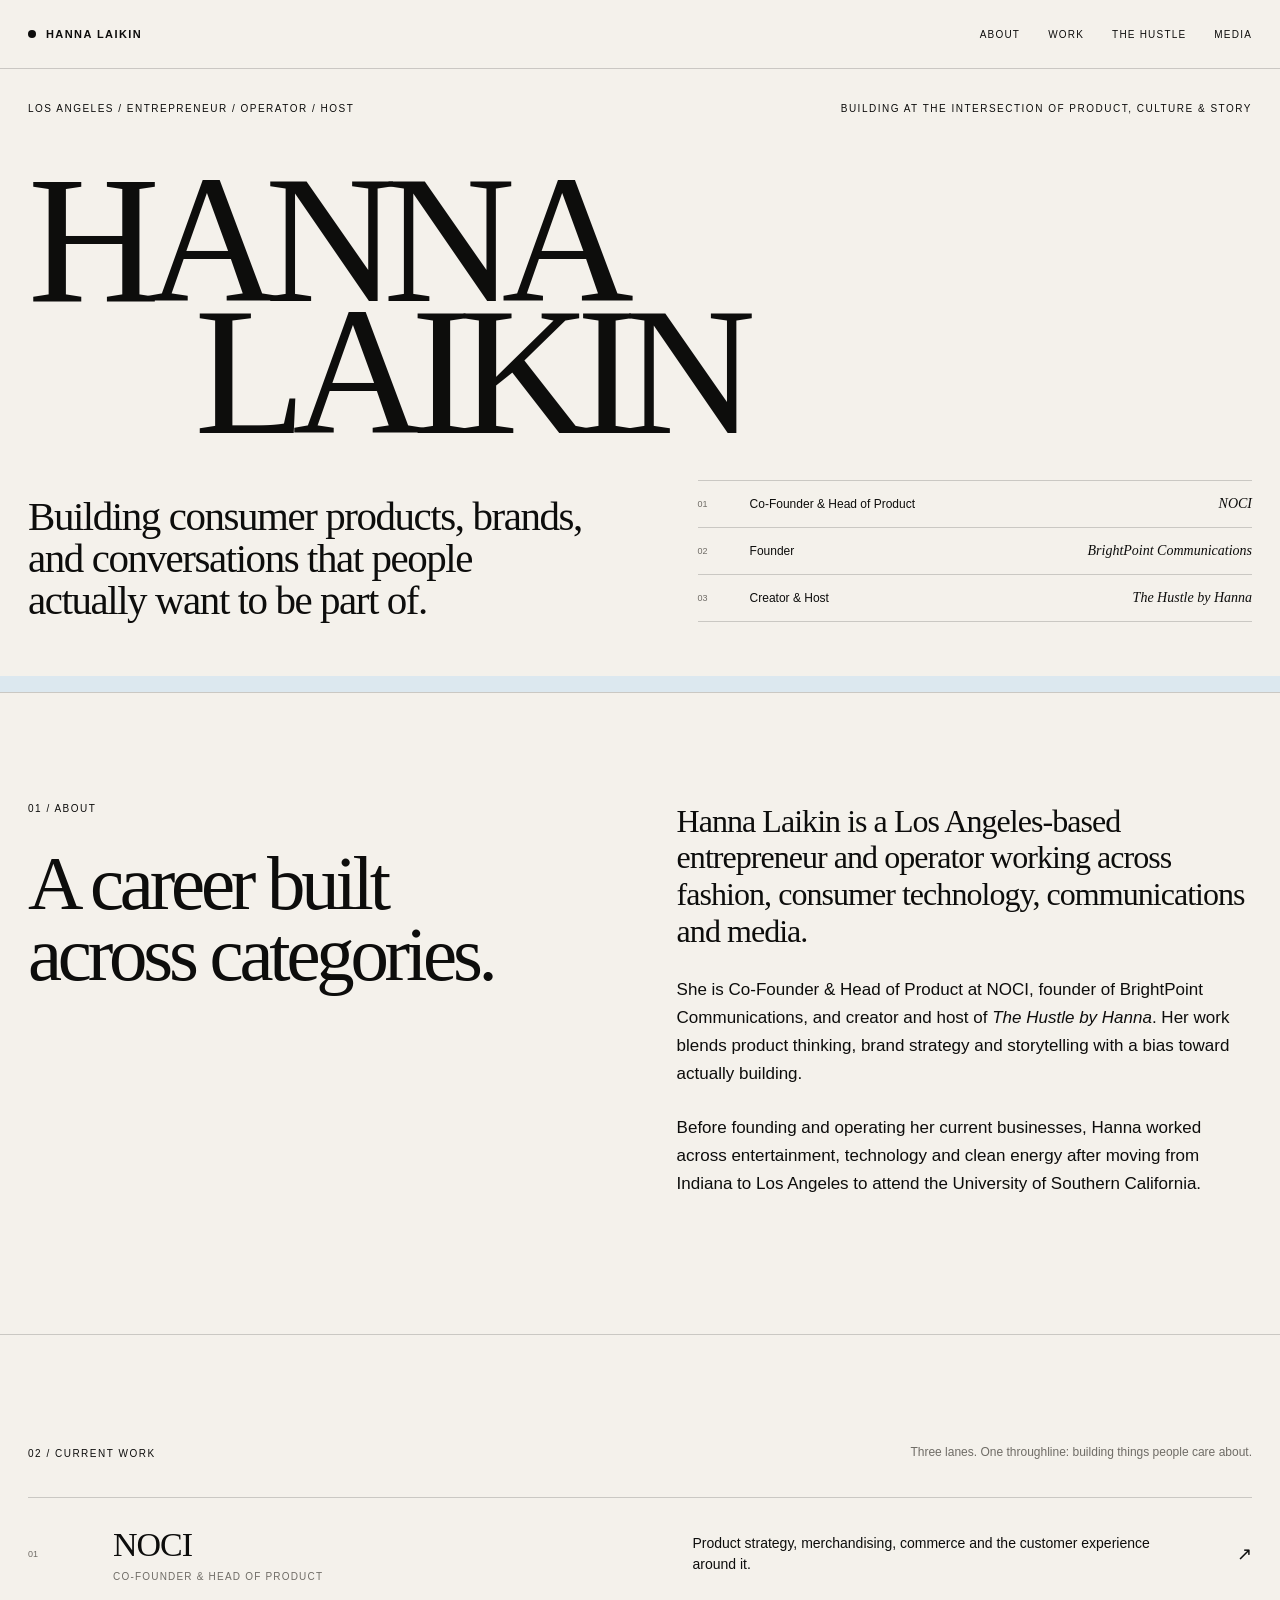
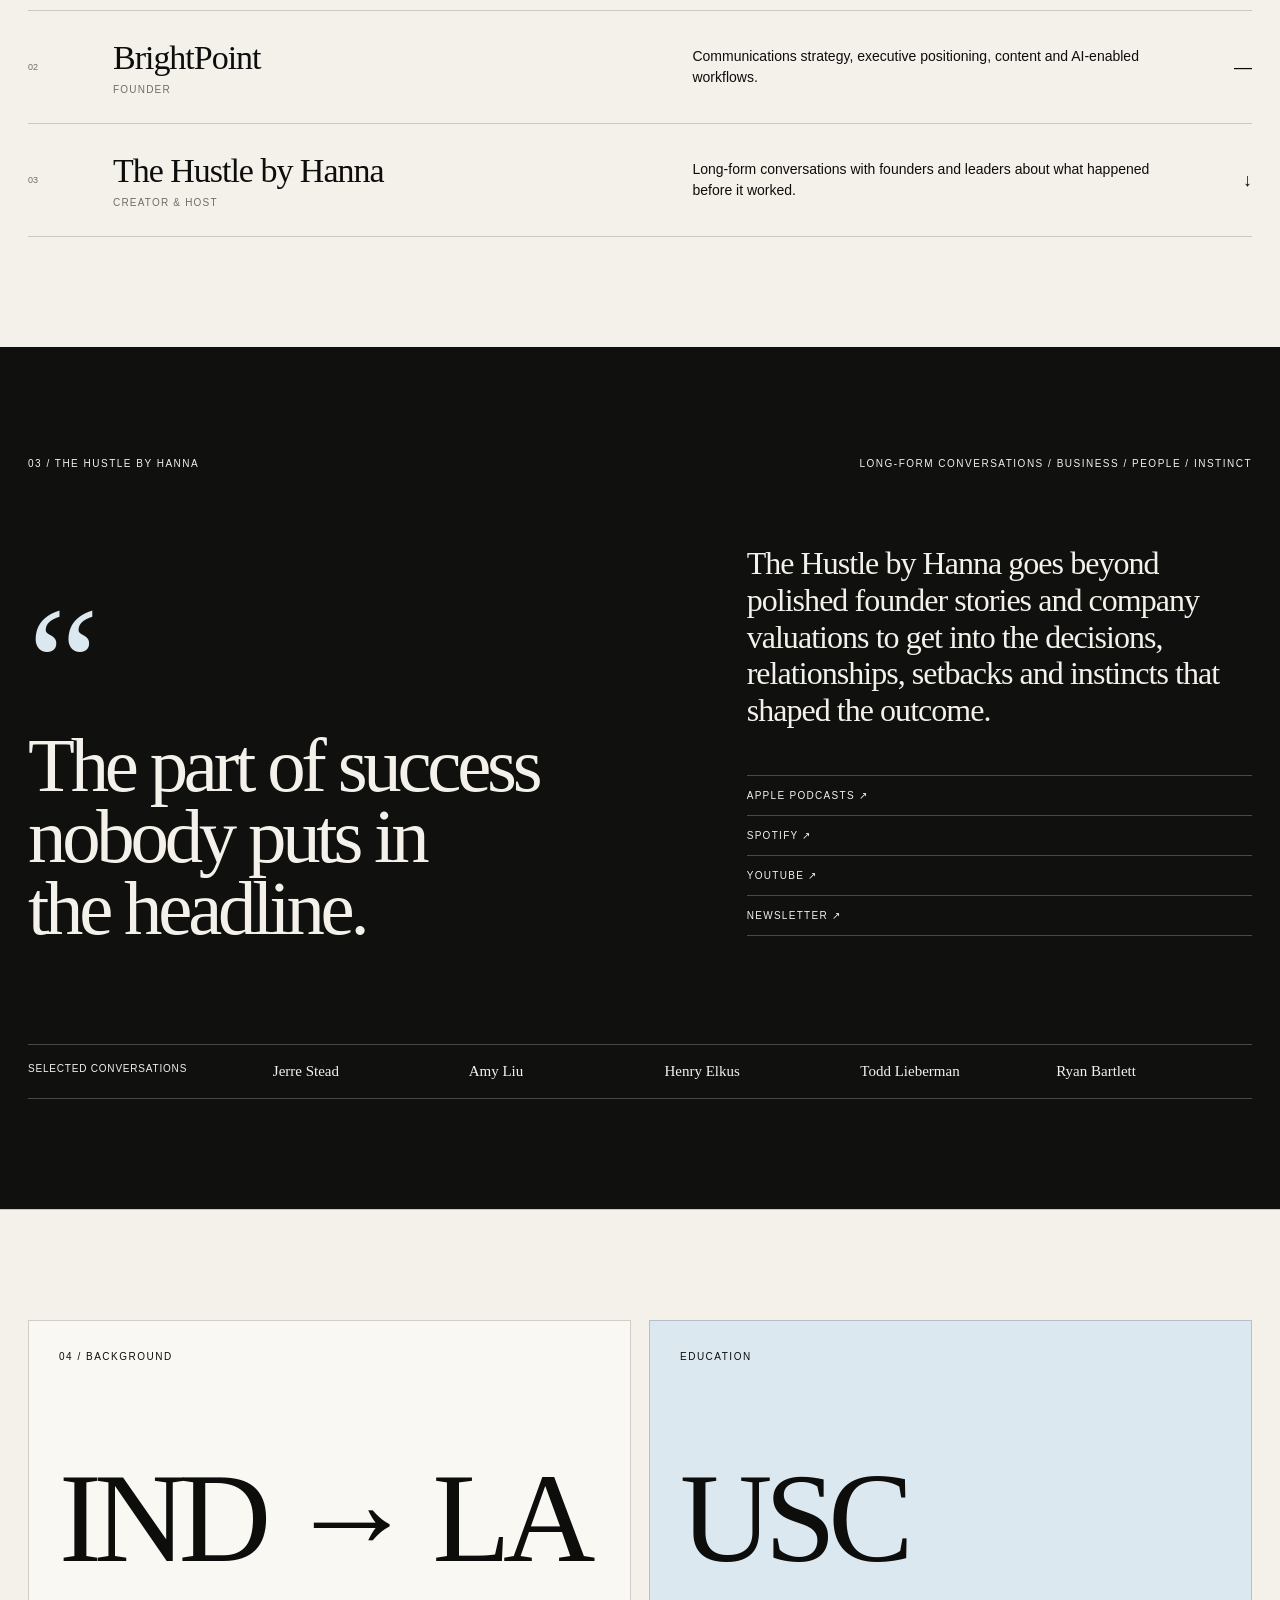
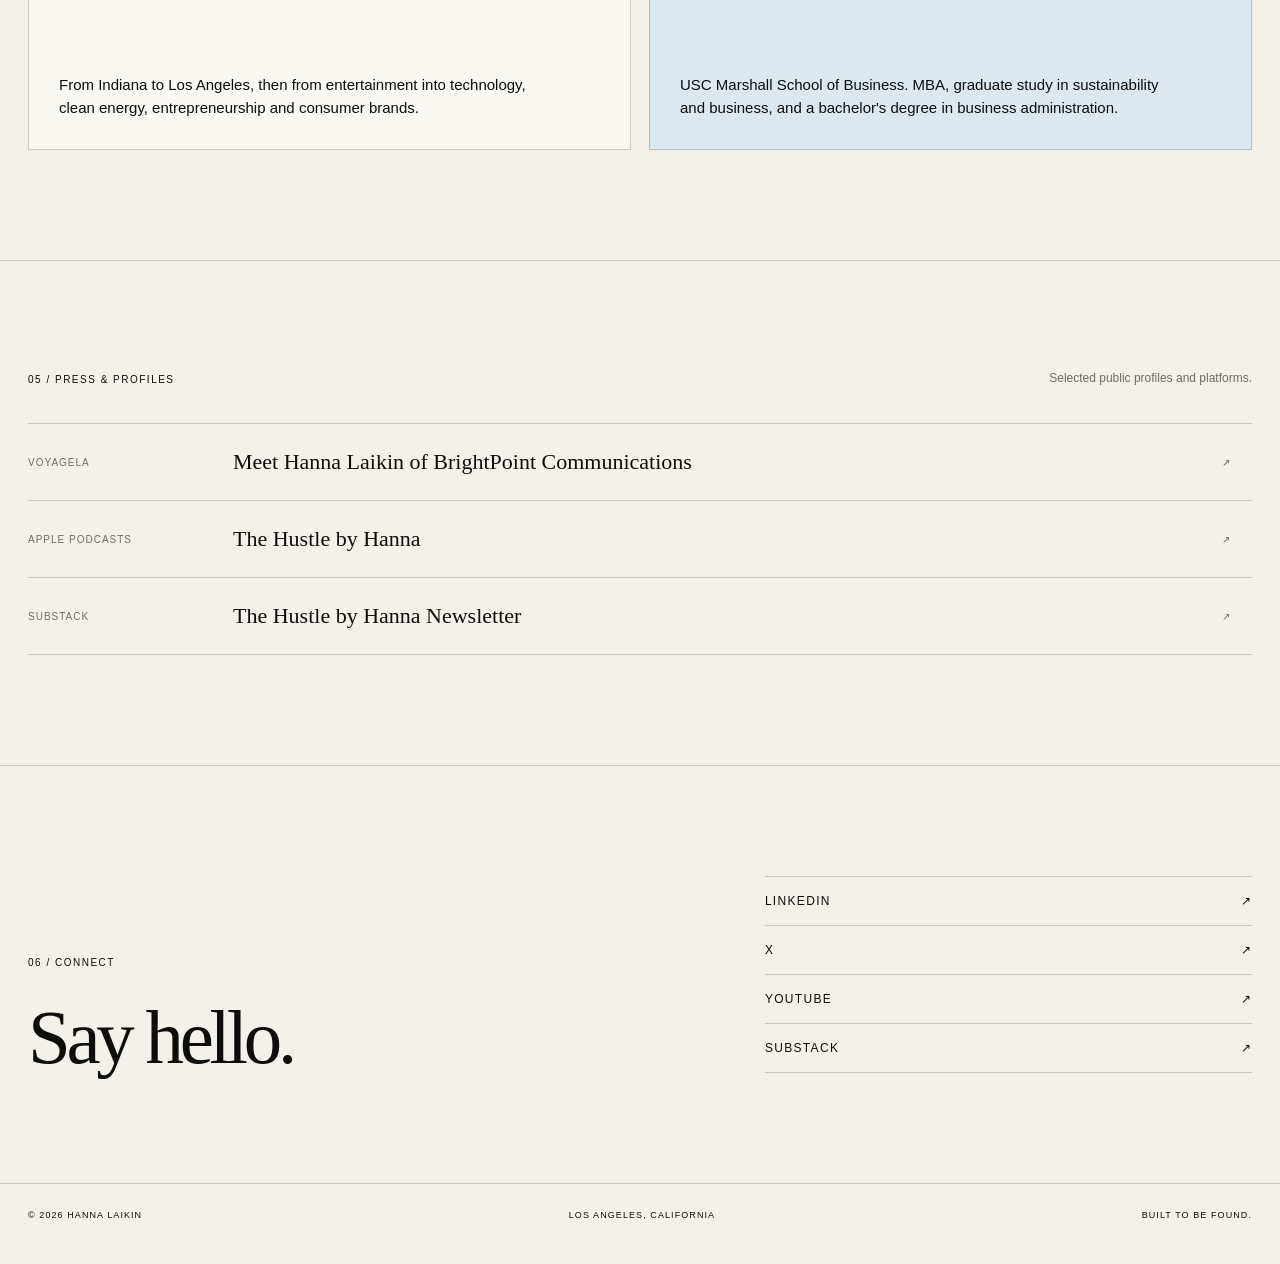
<file: index.html>
<!doctype html>
<html lang="en">
<head>
  <meta charset="utf-8" />
  <meta name="viewport" content="width=device-width, initial-scale=1" />
  <title>Hanna Laikin | Entrepreneur, Co-Founder of NOCI & Host</title>
  <meta name="description" content="Hanna Laikin is a Los Angeles entrepreneur, Co-Founder & Head of Product at NOCI, founder of BrightPoint Communications, and host of The Hustle by Hanna." />
  <meta name="robots" content="index,follow,max-image-preview:large" />
  <link rel="canonical" href="https://hannalaikin.com/" />
  <link rel="icon" href="favicon.svg" type="image/svg+xml" />

  <meta property="og:type" content="profile" />
  <meta property="og:title" content="Hanna Laikin" />
  <meta property="og:description" content="Entrepreneur, Co-Founder & Head of Product at NOCI, founder of BrightPoint Communications, and host of The Hustle by Hanna." />
  <meta property="og:url" content="https://hannalaikin.com/" />
  <meta property="og:site_name" content="Hanna Laikin" />
  <meta name="twitter:card" content="summary_large_image" />
  <meta name="theme-color" content="#f4f1eb" />

  <link rel="stylesheet" href="styles.css" />

  <script type="application/ld+json">
  {
    "@context": "https://schema.org",
    "@type": "Person",
    "@id": "https://hannalaikin.com/#hanna-laikin",
    "name": "Hanna Laikin",
    "url": "https://hannalaikin.com/",
    "description": "Hanna Laikin is a Los Angeles-based entrepreneur, Co-Founder and Head of Product at NOCI, founder of BrightPoint Communications, and host of The Hustle by Hanna.",
    "jobTitle": [
      "Co-Founder & Head of Product at NOCI",
      "Founder of BrightPoint Communications",
      "Host of The Hustle by Hanna"
    ],
    "homeLocation": {
      "@type": "Place",
      "name": "Los Angeles, California"
    },
    "alumniOf": {
      "@type": "CollegeOrUniversity",
      "name": "University of Southern California"
    },
    "worksFor": [
      {
        "@type": "Organization",
        "name": "NOCI",
        "url": "https://shopnoci.com/"
      },
      {
        "@type": "Organization",
        "name": "BrightPoint Communications"
      }
    ],
    "sameAs": [
      "https://www.linkedin.com/in/hannalaikin/",
      "https://x.com/hannalaikin",
      "https://www.youtube.com/@TheHustleByHanna",
      "https://hannajule.substack.com/",
      "https://thehustlebyhanna.transistor.fm/",
      "https://podcasts.apple.com/us/podcast/the-hustle-by-hanna/id1817178408",
      "https://open.spotify.com/show/5Ezqo20KwL8GO9X9MROoO5",
      "https://voyagela.com/interview/meet-hanna-laikin-of-brightpoint-communications/"
    ]
  }
  </script>
</head>

<body>
  <a class="skip-link" href="#main">Skip to content</a>

  <header class="site-header">
    <div class="wrap nav">
      <a class="brand" href="./" aria-label="Hanna Laikin home">
        <span class="brand-dot"></span>
        <span>HANNA LAIKIN</span>
      </a>
      <div class="nav-links">
        <a href="#about">About</a>
        <a href="#work">Work</a>
        <a href="#hustle">The Hustle</a>
        <a href="media.html">Media</a>
      </div>
    </div>
  </header>

  <main id="main">

    <section class="hero">
      <div class="wrap hero-top">
        <p class="micro">LOS ANGELES / ENTREPRENEUR / OPERATOR / HOST</p>
        <p class="micro right">BUILDING AT THE INTERSECTION OF PRODUCT, CULTURE & STORY</p>
      </div>

      <div class="wrap hero-name">
        <div class="name-line">HANNA</div>
        <div class="name-line indent">LAIKIN</div>
      </div>

      <div class="wrap hero-bottom">
        <p class="hero-statement">
          Building consumer products, brands, and conversations
          that people actually want to be part of.
        </p>

        <div class="role-stack">
          <div><span>01</span><strong>Co-Founder & Head of Product</strong><em>NOCI</em></div>
          <div><span>02</span><strong>Founder</strong><em>BrightPoint Communications</em></div>
          <div><span>03</span><strong>Creator & Host</strong><em>The Hustle by Hanna</em></div>
        </div>
      </div>

      <div class="hero-accent"></div>
    </section>

    <section id="about" class="about section">
      <div class="wrap two-col">
        <div>
          <p class="micro">01 / ABOUT</p>
          <h2 class="display">A career built<br>across categories.</h2>
        </div>
        <div class="about-copy">
          <p class="lead">
            Hanna Laikin is a Los Angeles-based entrepreneur and operator
            working across fashion, consumer technology, communications and media.
          </p>
          <p>
            She is Co-Founder & Head of Product at NOCI, founder of BrightPoint
            Communications, and creator and host of <em>The Hustle by Hanna</em>.
            Her work blends product thinking, brand strategy and storytelling
            with a bias toward actually building.
          </p>
          <p>
            Before founding and operating her current businesses, Hanna worked
            across entertainment, technology and clean energy after moving from
            Indiana to Los Angeles to attend the University of Southern California.
          </p>
        </div>
      </div>
    </section>

    <section id="work" class="work section">
      <div class="wrap">
        <div class="section-head">
          <p class="micro">02 / CURRENT WORK</p>
          <p class="small-note">Three lanes. One throughline: building things people care about.</p>
        </div>

        <a class="work-row" href="https://shopnoci.com/" target="_blank" rel="noopener">
          <span class="work-num">01</span>
          <div>
            <h3>NOCI</h3>
            <p>Co-Founder & Head of Product</p>
          </div>
          <div class="work-desc">Product strategy, merchandising, commerce and the customer experience around it.</div>
          <span class="arrow">↗</span>
        </a>

        <div class="work-row">
          <span class="work-num">02</span>
          <div>
            <h3>BrightPoint</h3>
            <p>Founder</p>
          </div>
          <div class="work-desc">Communications strategy, executive positioning, content and AI-enabled workflows.</div>
          <span class="arrow">—</span>
        </div>

        <a class="work-row" href="#hustle">
          <span class="work-num">03</span>
          <div>
            <h3>The Hustle by Hanna</h3>
            <p>Creator & Host</p>
          </div>
          <div class="work-desc">Long-form conversations with founders and leaders about what happened before it worked.</div>
          <span class="arrow">↓</span>
        </a>
      </div>
    </section>

    <section id="hustle" class="hustle section dark">
      <div class="wrap">
        <div class="hustle-top">
          <p class="micro light">03 / THE HUSTLE BY HANNA</p>
          <p class="micro light">LONG-FORM CONVERSATIONS / BUSINESS / PEOPLE / INSTINCT</p>
        </div>

        <div class="hustle-grid">
          <div>
            <div class="giant-quote">“</div>
            <h2 class="display light">
              The part of success<br>
              nobody puts in<br>
              the headline.
            </h2>
          </div>
          <div class="hustle-copy">
            <p class="lead light">
              The Hustle by Hanna goes beyond polished founder stories and
              company valuations to get into the decisions, relationships,
              setbacks and instincts that shaped the outcome.
            </p>
            <div class="platforms">
              <a href="https://podcasts.apple.com/us/podcast/the-hustle-by-hanna/id1817178408" target="_blank" rel="noopener">APPLE PODCASTS ↗</a>
              <a href="https://open.spotify.com/show/5Ezqo20KwL8GO9X9MROoO5" target="_blank" rel="noopener">SPOTIFY ↗</a>
              <a href="https://www.youtube.com/@TheHustleByHanna" target="_blank" rel="noopener">YOUTUBE ↗</a>
              <a href="https://hannajule.substack.com/" target="_blank" rel="noopener">NEWSLETTER ↗</a>
            </div>
          </div>
        </div>

        <div class="guest-strip" aria-label="Selected conversations">
          <span>SELECTED CONVERSATIONS</span>
          <div>Jerre Stead</div>
          <div>Amy Liu</div>
          <div>Henry Elkus</div>
          <div>Todd Lieberman</div>
          <div>Ryan Bartlett</div>
        </div>
      </div>
    </section>

    <section class="origin section">
      <div class="wrap origin-grid">
        <div class="origin-card">
          <p class="micro">04 / BACKGROUND</p>
          <div class="origin-big">IND → LA</div>
          <p>
            From Indiana to Los Angeles, then from entertainment into technology,
            clean energy, entrepreneurship and consumer brands.
          </p>
        </div>

        <div class="origin-card blue">
          <p class="micro">EDUCATION</p>
          <div class="origin-big">USC</div>
          <p>
            USC Marshall School of Business. MBA, graduate study in sustainability
            and business, and a bachelor's degree in business administration.
          </p>
        </div>
      </div>
    </section>

    <section class="press section">
      <div class="wrap">
        <div class="section-head">
          <p class="micro">05 / PRESS & PROFILES</p>
          <p class="small-note">Selected public profiles and platforms.</p>
        </div>

        <a class="press-row" href="https://voyagela.com/interview/meet-hanna-laikin-of-brightpoint-communications/" target="_blank" rel="noopener">
          <span>VoyageLA</span>
          <strong>Meet Hanna Laikin of BrightPoint Communications</strong>
          <span>↗</span>
        </a>
        <a class="press-row" href="https://podcasts.apple.com/us/podcast/the-hustle-by-hanna/id1817178408" target="_blank" rel="noopener">
          <span>Apple Podcasts</span>
          <strong>The Hustle by Hanna</strong>
          <span>↗</span>
        </a>
        <a class="press-row" href="https://hannajule.substack.com/" target="_blank" rel="noopener">
          <span>Substack</span>
          <strong>The Hustle by Hanna Newsletter</strong>
          <span>↗</span>
        </a>
      </div>
    </section>

    <section class="connect section">
      <div class="wrap connect-grid">
        <div>
          <p class="micro">06 / CONNECT</p>
          <h2 class="display">Say hello.</h2>
        </div>
        <div class="social-list">
          <a href="https://www.linkedin.com/in/hannalaikin/" target="_blank" rel="noopener"><span>LinkedIn</span><span>↗</span></a>
          <a href="https://x.com/hannalaikin" target="_blank" rel="noopener"><span>X</span><span>↗</span></a>
          <a href="https://www.youtube.com/@TheHustleByHanna" target="_blank" rel="noopener"><span>YouTube</span><span>↗</span></a>
          <a href="https://hannajule.substack.com/" target="_blank" rel="noopener"><span>Substack</span><span>↗</span></a>
        </div>
      </div>
    </section>

  </main>

  <footer>
    <div class="wrap footer">
      <span>© <span id="year"></span> HANNA LAIKIN</span>
      <span>LOS ANGELES, CALIFORNIA</span>
      <span>BUILT TO BE FOUND.</span>
    </div>
  </footer>

  <script src="script.js"></script>
</body>
</html>
</file>
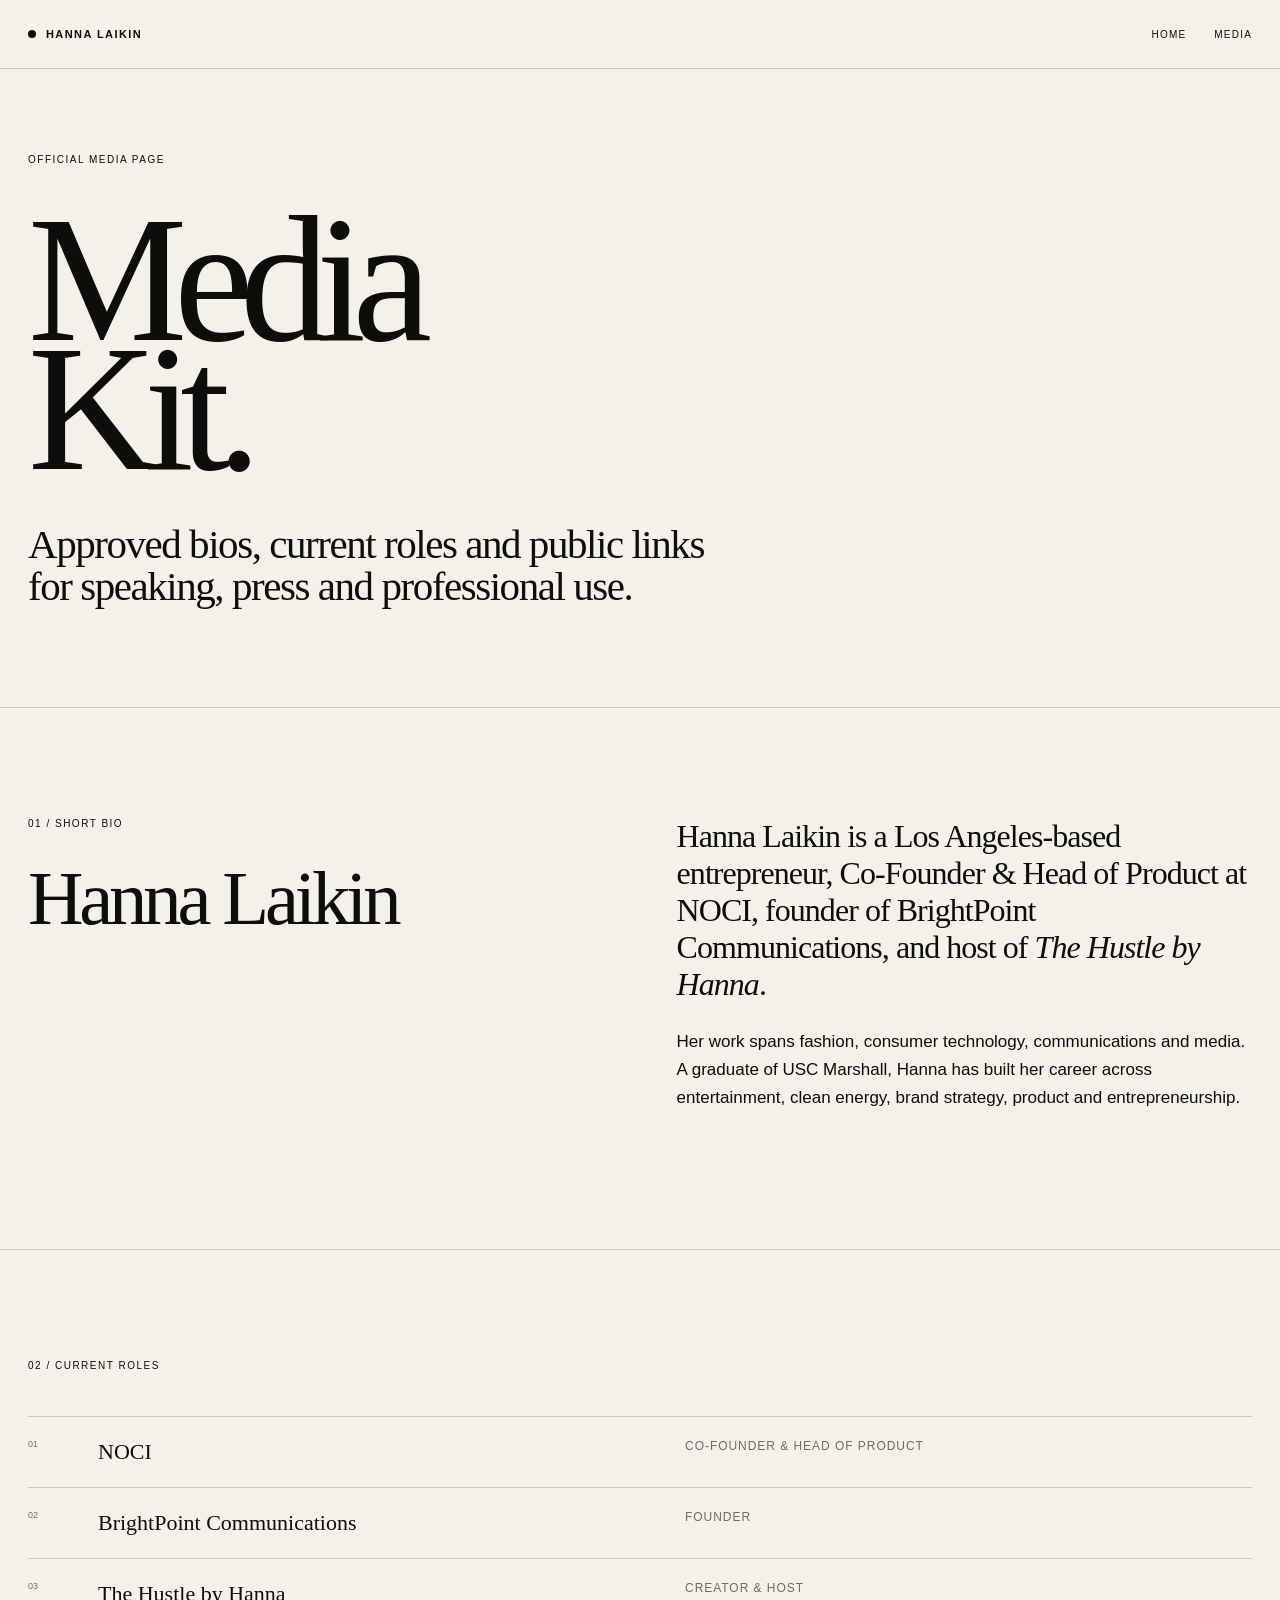
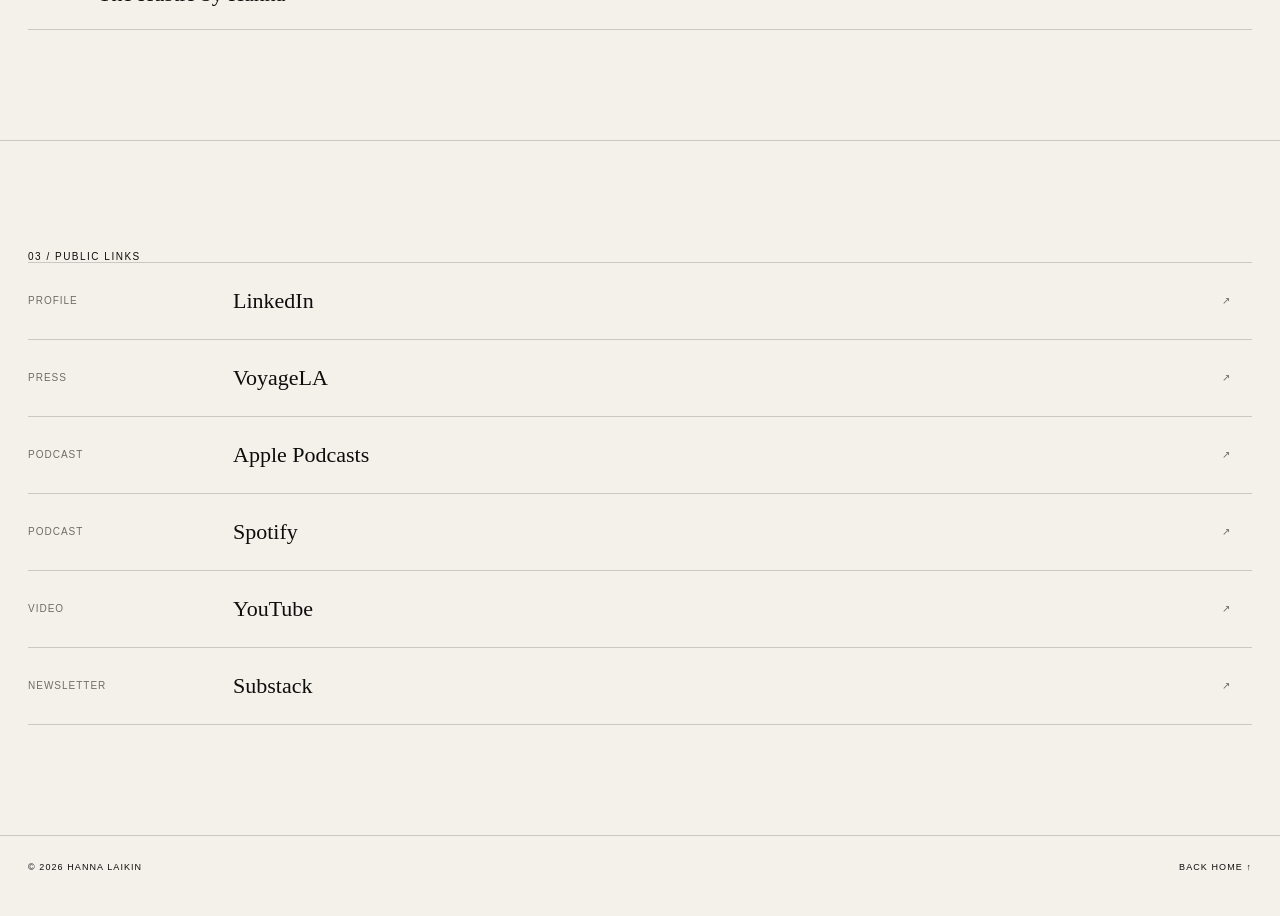
<file: media.html>
<!doctype html>
<html lang="en">
<head>
  <meta charset="utf-8" />
  <meta name="viewport" content="width=device-width, initial-scale=1" />
  <title>Media | Hanna Laikin</title>
  <meta name="description" content="Official biography, current roles and media information for Hanna Laikin." />
  <meta name="robots" content="index,follow" />
  <link rel="canonical" href="https://hannalaikin.com/media.html" />
  <link rel="icon" href="favicon.svg" type="image/svg+xml" />
  <link rel="stylesheet" href="styles.css" />
</head>
<body>
  <header class="site-header">
    <div class="wrap nav">
      <a class="brand" href="./"><span class="brand-dot"></span><span>HANNA LAIKIN</span></a>
      <div class="nav-links"><a href="./">Home</a><a href="media.html">Media</a></div>
    </div>
  </header>

  <main>
    <section class="media-hero">
      <div class="wrap">
        <p class="micro">OFFICIAL MEDIA PAGE</p>
        <h1>Media<br>Kit.</h1>
        <p class="hero-statement">Approved bios, current roles and public links for speaking, press and professional use.</p>
      </div>
    </section>

    <section class="section">
      <div class="wrap two-col">
        <div>
          <p class="micro">01 / SHORT BIO</p>
          <h2 class="display">Hanna Laikin</h2>
        </div>
        <div class="about-copy">
          <p class="lead">
            Hanna Laikin is a Los Angeles-based entrepreneur, Co-Founder & Head of Product at NOCI,
            founder of BrightPoint Communications, and host of <em>The Hustle by Hanna</em>.
          </p>
          <p>
            Her work spans fashion, consumer technology, communications and media. A graduate of
            USC Marshall, Hanna has built her career across entertainment, clean energy, brand strategy,
            product and entrepreneurship.
          </p>
        </div>
      </div>
    </section>

    <section class="section work">
      <div class="wrap">
        <p class="micro">02 / CURRENT ROLES</p>
        <div class="media-roles">
          <div><span>01</span><strong>NOCI</strong><em>Co-Founder & Head of Product</em></div>
          <div><span>02</span><strong>BrightPoint Communications</strong><em>Founder</em></div>
          <div><span>03</span><strong>The Hustle by Hanna</strong><em>Creator & Host</em></div>
        </div>
      </div>
    </section>

    <section class="press section">
      <div class="wrap">
        <p class="micro">03 / PUBLIC LINKS</p>
        <a class="press-row" href="https://www.linkedin.com/in/hannalaikin/" target="_blank" rel="noopener"><span>Profile</span><strong>LinkedIn</strong><span>↗</span></a>
        <a class="press-row" href="https://voyagela.com/interview/meet-hanna-laikin-of-brightpoint-communications/" target="_blank" rel="noopener"><span>Press</span><strong>VoyageLA</strong><span>↗</span></a>
        <a class="press-row" href="https://podcasts.apple.com/us/podcast/the-hustle-by-hanna/id1817178408" target="_blank" rel="noopener"><span>Podcast</span><strong>Apple Podcasts</strong><span>↗</span></a>
        <a class="press-row" href="https://open.spotify.com/show/5Ezqo20KwL8GO9X9MROoO5" target="_blank" rel="noopener"><span>Podcast</span><strong>Spotify</strong><span>↗</span></a>
        <a class="press-row" href="https://www.youtube.com/@TheHustleByHanna" target="_blank" rel="noopener"><span>Video</span><strong>YouTube</strong><span>↗</span></a>
        <a class="press-row" href="https://hannajule.substack.com/" target="_blank" rel="noopener"><span>Newsletter</span><strong>Substack</strong><span>↗</span></a>
      </div>
    </section>
  </main>

  <footer>
    <div class="wrap footer">
      <span>© <span id="year"></span> HANNA LAIKIN</span>
      <a href="./">BACK HOME ↑</a>
    </div>
  </footer>

  <script src="script.js"></script>
</body>
</html>
</file>
<file: styles.css>
:root{
  --bg:#f4f1eb;
  --ink:#0d0d0c;
  --muted:#6f6c66;
  --line:rgba(13,13,12,.18);
  --dark:#10110f;
  --blue:#dce8ef;
  --max:1380px;
}
*{box-sizing:border-box}
html{scroll-behavior:smooth}
body{
  margin:0;
  background:var(--bg);
  color:var(--ink);
  font-family:Arial, Helvetica, sans-serif;
  -webkit-font-smoothing:antialiased;
}
a{color:inherit}
.wrap{width:min(var(--max),calc(100% - 56px));margin:0 auto}
.skip-link{position:absolute;left:-9999px}
.skip-link:focus{left:12px;top:12px;background:#fff;padding:10px;z-index:9999}
.site-header{
  position:sticky;
  top:0;
  z-index:50;
  background:rgba(244,241,235,.9);
  backdrop-filter:blur(16px);
  border-bottom:1px solid var(--line);
}
.nav{height:68px;display:flex;align-items:center;justify-content:space-between}
.brand{
  display:flex;gap:10px;align-items:center;
  text-decoration:none;font-size:11px;font-weight:700;letter-spacing:.13em;
}
.brand-dot{width:8px;height:8px;border-radius:50%;background:var(--ink)}
.nav-links{display:flex;gap:28px}
.nav-links a{
  text-decoration:none;font-size:10px;letter-spacing:.12em;text-transform:uppercase;
}
.nav-links a:hover{text-decoration:underline;text-underline-offset:5px}
.micro{
  font-size:10px;letter-spacing:.15em;text-transform:uppercase;margin:0;
}
.hero{padding:34px 0 0}
.hero-top{display:flex;justify-content:space-between;gap:30px}
.hero-top .right{text-align:right}
.hero-name{padding:60px 0 42px}
.name-line{
  font-family:Georgia,"Times New Roman",serif;
  font-size:clamp(90px,14.3vw,220px);
  line-height:.72;
  letter-spacing:-.075em;
  font-weight:400;
}
.name-line.indent{padding-left:13vw}
.hero-bottom{
  display:grid;grid-template-columns:1fr 1fr;gap:9vw;
  align-items:end;padding-bottom:54px;
}
.hero-statement{
  font-family:Georgia,"Times New Roman",serif;
  font-size:clamp(27px,3.2vw,50px);
  line-height:1.03;letter-spacing:-.035em;margin:0;max-width:720px;
}
.role-stack{border-top:1px solid var(--line)}
.role-stack div{
  display:grid;grid-template-columns:40px 1fr auto;gap:12px;align-items:center;
  padding:15px 0;border-bottom:1px solid var(--line);
}
.role-stack span{font-size:9px;color:var(--muted)}
.role-stack strong{font-size:12px;font-weight:500}
.role-stack em{font-family:Georgia,serif;font-size:14px}
.hero-accent{height:16px;background:var(--blue)}
.section{padding:110px 0;border-top:1px solid var(--line)}
.two-col{display:grid;grid-template-columns:.95fr 1.05fr;gap:10vw}
.display{
  font-family:Georgia,"Times New Roman",serif;
  font-weight:400;
  font-size:clamp(45px,6vw,92px);
  line-height:.93;letter-spacing:-.055em;margin:34px 0 0;
}
.about-copy{max-width:700px}
.about-copy p{font-size:17px;line-height:1.65;margin:0 0 26px}
.about-copy .lead,.lead{
  font-family:Georgia,"Times New Roman",serif;
  font-size:clamp(25px,2.5vw,38px);
  line-height:1.15;letter-spacing:-.03em;
}
.section-head{
  display:flex;justify-content:space-between;gap:30px;align-items:flex-end;
  margin-bottom:38px;
}
.small-note{margin:0;color:var(--muted);font-size:12px}
.work-row{
  text-decoration:none;
  display:grid;
  grid-template-columns:55px 1.1fr 1fr 30px;
  gap:30px;align-items:center;
  padding:28px 0;border-top:1px solid var(--line);
}
.work-row:last-child{border-bottom:1px solid var(--line)}
.work-row:hover h3{font-style:italic}
.work-num{font-size:9px;color:var(--muted)}
.work-row h3{
  margin:0;font-family:Georgia,"Times New Roman",serif;
  font-weight:400;font-size:34px;letter-spacing:-.03em;
}
.work-row p{margin:7px 0 0;font-size:10px;letter-spacing:.12em;text-transform:uppercase;color:var(--muted)}
.work-desc{font-size:14px;line-height:1.5;max-width:500px}
.arrow{text-align:right;font-size:18px}
.dark{background:var(--dark);color:var(--bg);border-color:transparent}
.light{color:var(--bg)}
.hustle-top{display:flex;justify-content:space-between;gap:20px}
.hustle-grid{
  display:grid;grid-template-columns:1fr .82fr;gap:8vw;
  align-items:end;margin-top:76px;
}
.giant-quote{
  font-family:Georgia,serif;font-size:160px;line-height:.4;color:var(--blue);
}
.hustle-copy{padding-bottom:8px}
.hustle-copy .lead{margin:0 0 46px}
.platforms{display:grid}
.platforms a{
  padding:14px 0;border-top:1px solid rgba(244,241,235,.25);
  text-decoration:none;font-size:10px;letter-spacing:.13em;
}
.platforms a:last-child{border-bottom:1px solid rgba(244,241,235,.25)}
.guest-strip{
  display:grid;grid-template-columns:1.25fr repeat(5,1fr);
  margin-top:100px;border-top:1px solid rgba(244,241,235,.25);
  border-bottom:1px solid rgba(244,241,235,.25);
}
.guest-strip span,.guest-strip div{
  padding:18px 12px 18px 0;font-size:10px;letter-spacing:.08em;text-transform:uppercase;
}
.guest-strip div{font-family:Georgia,serif;font-size:15px;text-transform:none;letter-spacing:0}
.origin-grid{display:grid;grid-template-columns:1fr 1fr;gap:18px}
.origin-card{
  min-height:430px;border:1px solid var(--line);padding:30px;
  display:flex;flex-direction:column;justify-content:space-between;background:#faf8f3;
}
.origin-card.blue{background:var(--blue)}
.origin-big{
  font-family:Georgia,serif;font-size:clamp(72px,10vw,150px);
  line-height:.8;letter-spacing:-.06em;margin:50px 0;
}
.origin-card p:last-child{max-width:500px;font-size:15px;line-height:1.5;margin:0}
.press-row{
  display:grid;grid-template-columns:180px 1fr 30px;gap:25px;align-items:center;
  padding:25px 0;border-top:1px solid var(--line);text-decoration:none;
}
.press-row:last-child{border-bottom:1px solid var(--line)}
.press-row span{font-size:10px;letter-spacing:.1em;text-transform:uppercase;color:var(--muted)}
.press-row strong{font-family:Georgia,serif;font-size:22px;font-weight:400}
.press-row:hover strong{font-style:italic}
.connect-grid{display:grid;grid-template-columns:1fr .8fr;gap:10vw;align-items:end}
.social-list{display:grid}
.social-list a{
  display:flex;justify-content:space-between;text-decoration:none;
  padding:17px 0;border-top:1px solid var(--line);
  font-size:12px;letter-spacing:.11em;text-transform:uppercase;
}
.social-list a:last-child{border-bottom:1px solid var(--line)}
footer{border-top:1px solid var(--line);padding:26px 0 44px}
.footer{display:flex;justify-content:space-between;gap:20px;font-size:9px;letter-spacing:.12em}
.footer a{text-decoration:none}
.media-hero{padding:85px 0 100px}
.media-hero h1{
  font-family:Georgia,serif;font-weight:400;
  font-size:clamp(95px,14vw,220px);
  letter-spacing:-.075em;line-height:.72;margin:50px 0;
}
.media-roles{margin-top:45px}
.media-roles div{
  display:grid;grid-template-columns:50px 1fr 1fr;gap:20px;
  padding:22px 0;border-top:1px solid var(--line);
}
.media-roles div:last-child{border-bottom:1px solid var(--line)}
.media-roles span{font-size:9px;color:var(--muted)}
.media-roles strong{font-family:Georgia,serif;font-size:22px;font-weight:400}
.media-roles em{font-size:12px;text-transform:uppercase;letter-spacing:.08em;font-style:normal;color:var(--muted)}

@media(max-width:900px){
  .wrap{width:min(var(--max),calc(100% - 28px))}
  .hero-top{display:block}.hero-top .right{text-align:left;margin-top:8px}
  .hero-name{padding-top:45px}
  .name-line.indent{padding-left:7vw}
  .hero-bottom,.two-col,.hustle-grid,.connect-grid{grid-template-columns:1fr;gap:52px}
  .role-stack{margin-top:10px}
  .section{padding:78px 0}
  .work-row{grid-template-columns:36px 1fr 24px}
  .work-desc{grid-column:2/3}
  .arrow{grid-column:3/4;grid-row:1/3}
  .guest-strip{grid-template-columns:1fr 1fr;margin-top:70px}
  .guest-strip span{grid-column:1/-1}
  .origin-grid{grid-template-columns:1fr}
}
@media(max-width:620px){
  .nav-links a:nth-child(2){display:none}
  .nav-links{gap:16px}
  .name-line{font-size:22vw}
  .name-line.indent{padding-left:0}
  .hero-name{padding-bottom:30px}
  .hero-statement{font-size:31px}
  .role-stack div{grid-template-columns:32px 1fr}
  .role-stack em{grid-column:2/3}
  .display{font-size:50px}
  .press-row{grid-template-columns:1fr 24px;gap:8px}
  .press-row span:first-child{grid-column:1/-1}
  .footer{flex-direction:column}
}
</file>
